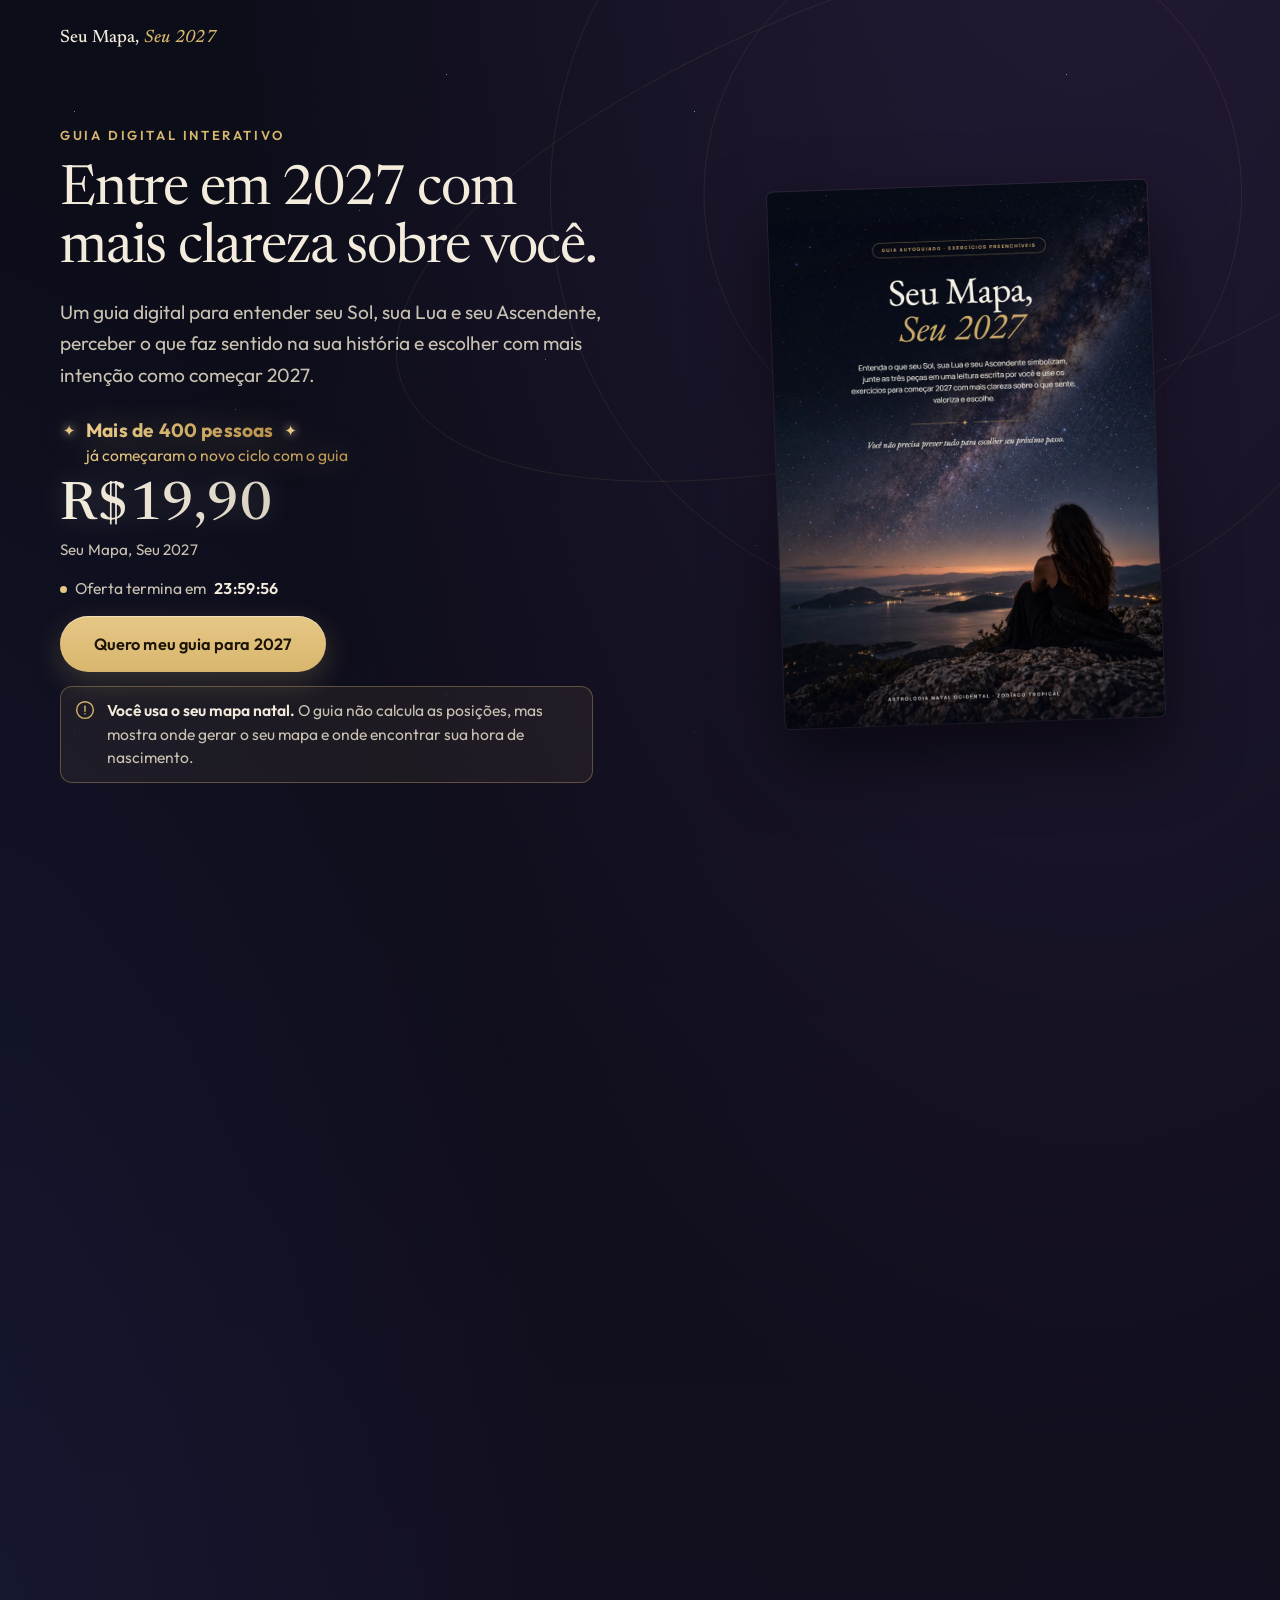
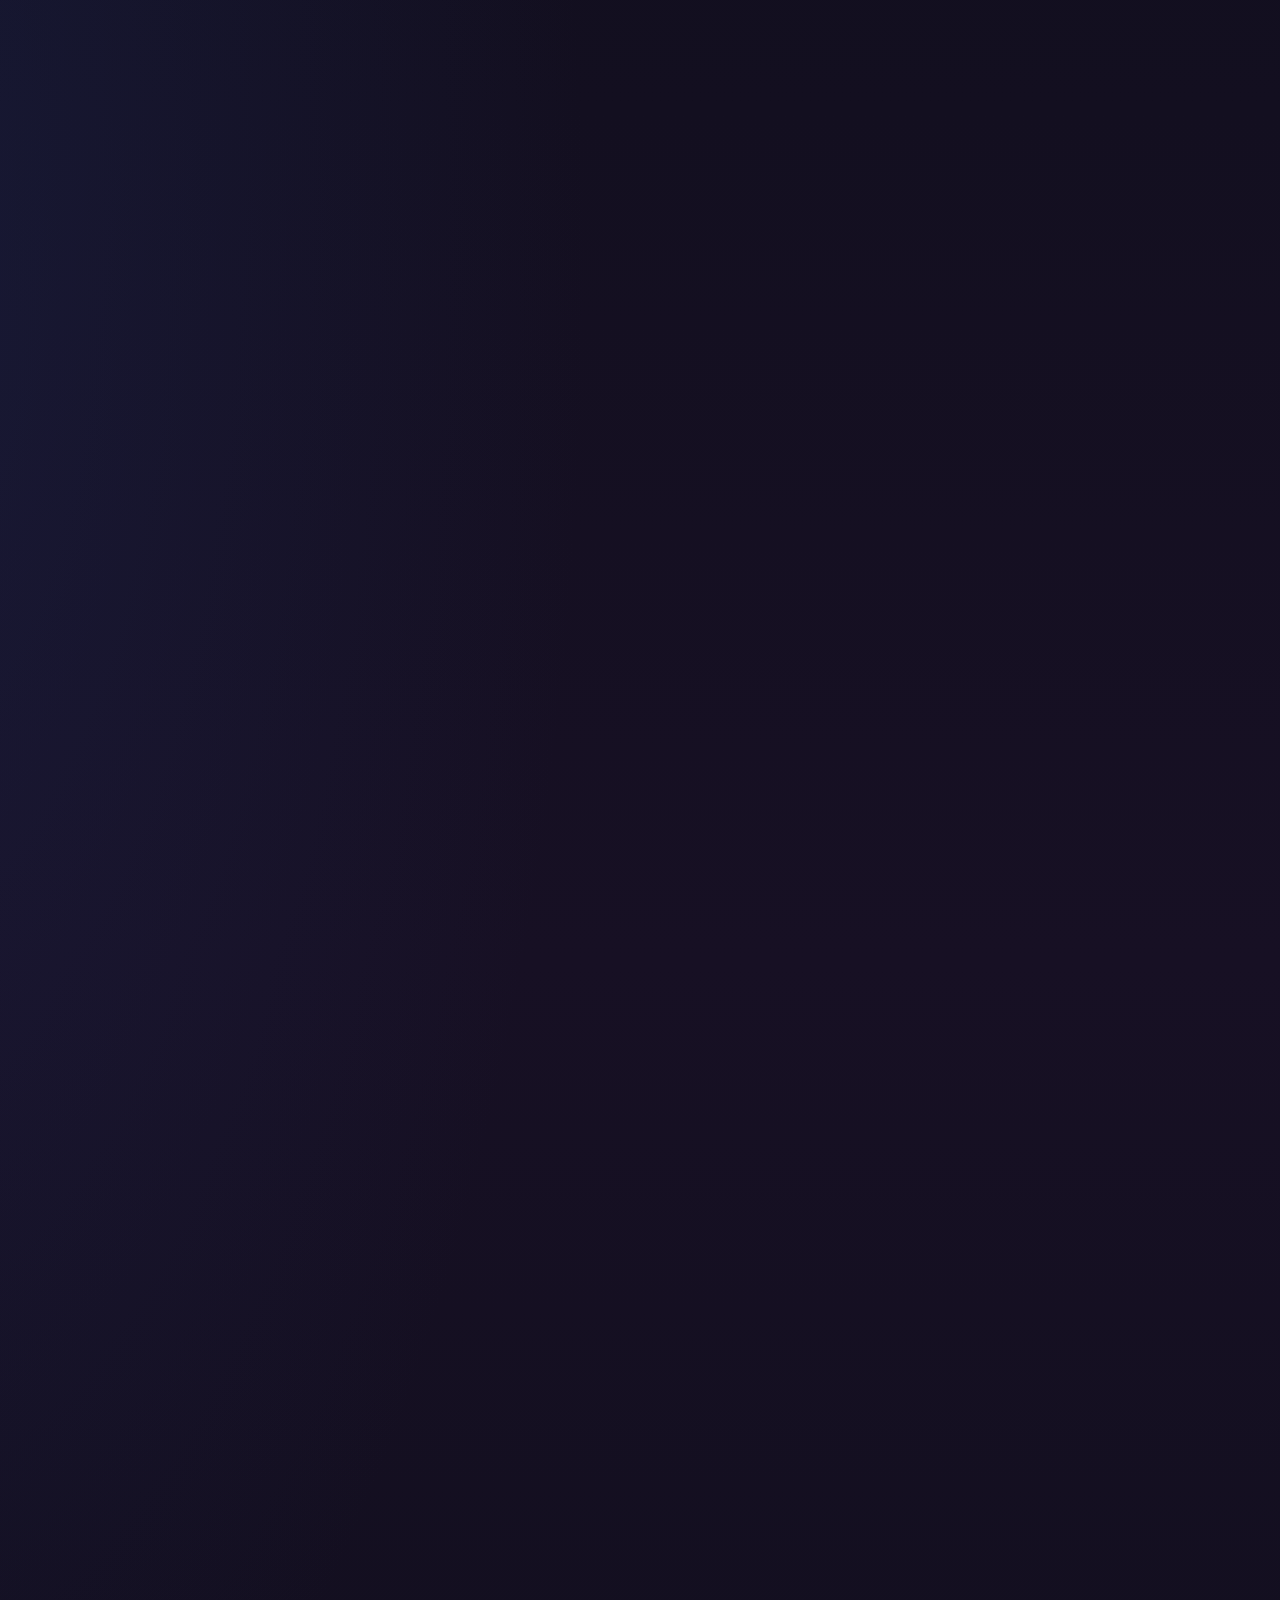
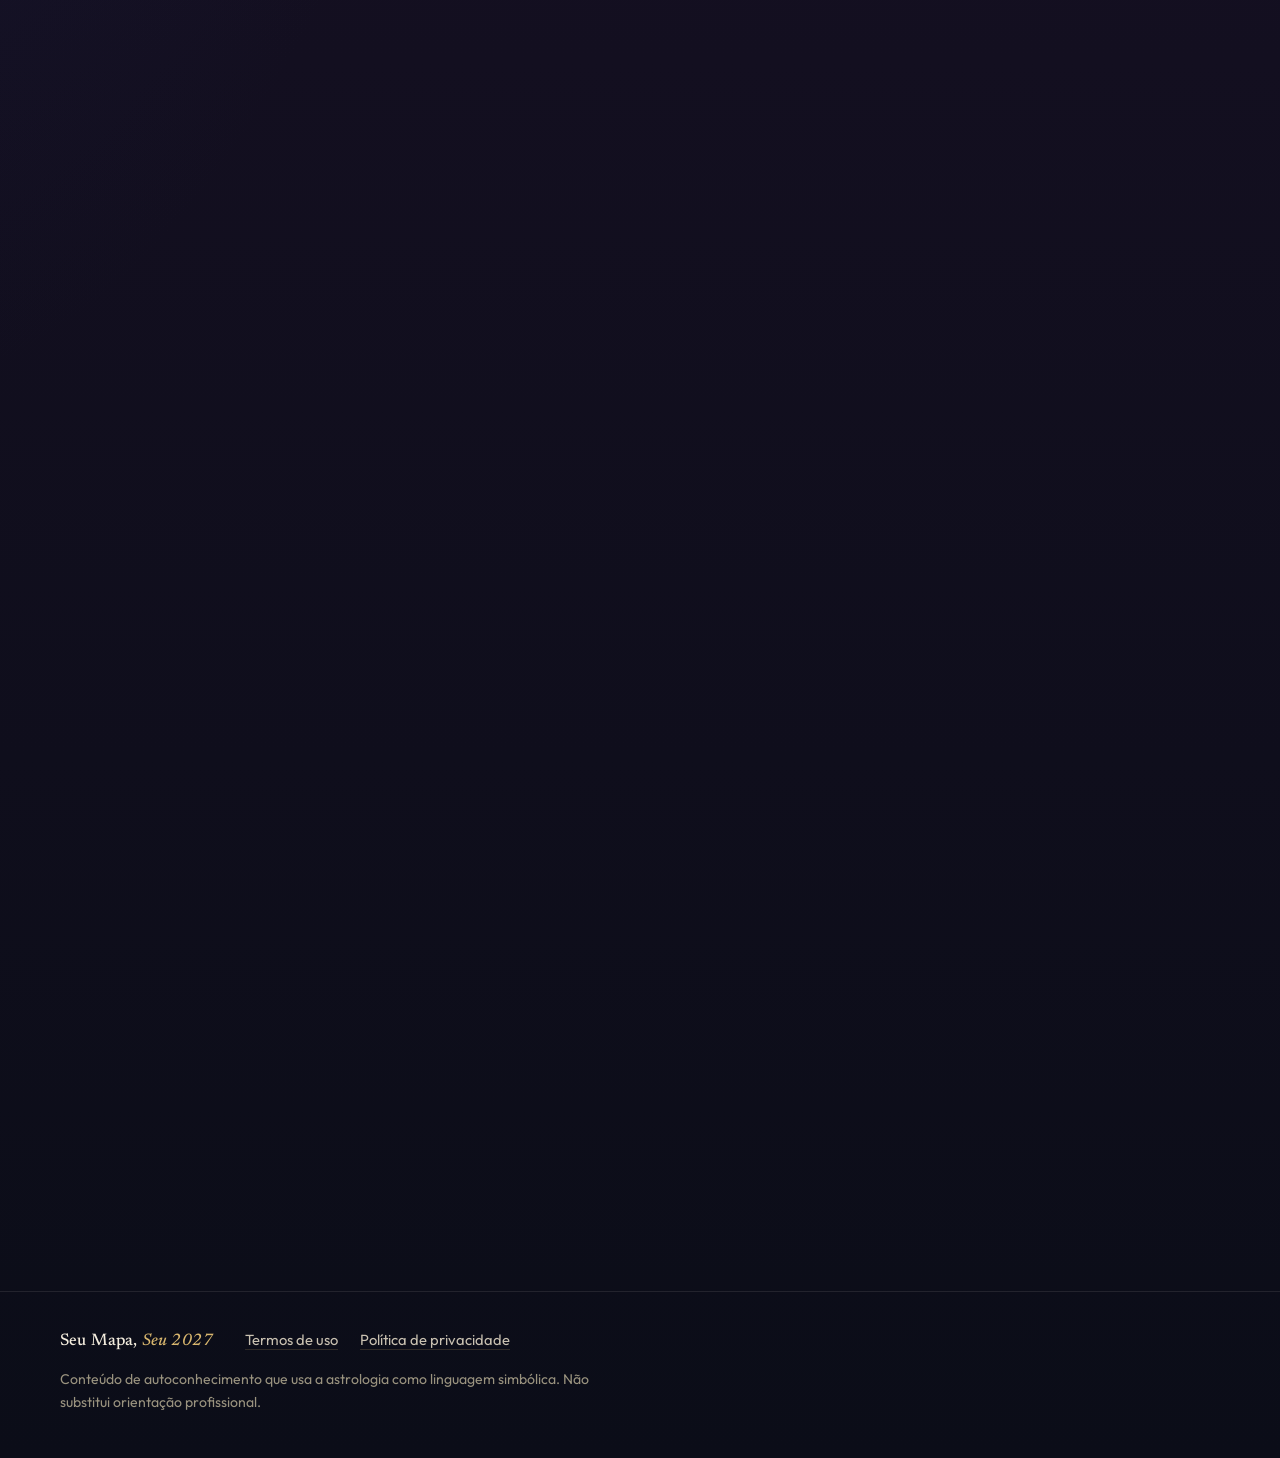
<file: index.html>
<!doctype html>
<html lang="pt-BR">
  <head>
    <meta charset="UTF-8" />
    <meta name="viewport" content="width=device-width, initial-scale=1, viewport-fit=cover" />
    <title>Seu Mapa, Seu 2027 — Guia digital interativo</title>
    <meta name="description" content="Entre em 2027 com mais clareza sobre você. Guia digital interativo em PDF para refletir sobre Sol, Lua e Ascendente e escolher uma intenção para 2027. R$19,90." />
    <meta name="theme-color" content="#0b0d18" />
    <meta property="og:title" content="Seu Mapa, Seu 2027" />
    <meta property="og:description" content="Entre em 2027 com mais clareza sobre você. Guia digital interativo em PDF por R$19,90." />
    <meta property="og:type" content="product" />
    <meta property="og:locale" content="pt_BR" />
    <link rel="icon" href="favicon.svg" type="image/svg+xml" />
    <link rel="preload" href="assets/previas/capa.webp" as="image" type="image/webp" />
    <link rel="preconnect" href="https://fonts.googleapis.com" />
    <link rel="preconnect" href="https://fonts.gstatic.com" crossorigin />
    <link href="https://fonts.googleapis.com/css2?family=Newsreader:ital,opsz,wght@0,6..72,400;0,6..72,500;1,6..72,400;1,6..72,500&family=Outfit:wght@400;500;600&display=swap" rel="stylesheet" />
    <link rel="stylesheet" href="styles.css" />
    <script src="config.js"></script>
    <script>document.documentElement.classList.add("js"); if (new URLSearchParams(location.search).has("movimento")) document.documentElement.classList.add("force-motion");</script>
  </head>
  <body>
    <a class="skip" href="#conteudo">Pular para o conteúdo</a>

    <!-- Céu de fundo: SVG leve e decorativo. -->
    <div class="sky" aria-hidden="true">
      <svg class="orbits" viewBox="0 0 1000 1000" preserveAspectRatio="xMidYMid slice">
        <g class="orbit-spin">
          <circle cx="760" cy="300" r="210" />
          <circle cx="760" cy="300" r="330" />
          <circle class="orbit-dot" cx="1090" cy="300" r="2.6" />
        </g>
        <ellipse cx="760" cy="300" rx="470" ry="180" transform="rotate(-18 760 300)" />
      </svg>
      <div class="stars"></div>
      <!-- Estrelas cadentes: rastros finos, raros, atrás de tudo. -->
      <i class="meteor m1"></i><i class="meteor m2"></i><i class="meteor m3"></i><i class="meteor m4"></i>
    </div>

    <header class="topbar">
      <div class="wrap">
        <span class="wordmark">Seu Mapa, <em>Seu 2027</em></span>
      </div>
    </header>

    <main id="conteudo">
      <!-- 1. HERO -->
      <section class="hero wrap" aria-labelledby="titulo">
        <div class="hero-copy">
          <p class="eyebrow enter" style="--d: 0">Guia digital interativo</p>
          <h1 id="titulo" class="enter" style="--d: 1">Entre em 2027 com mais clareza sobre você.</h1>
          <p class="lede enter" style="--d: 2">
            Um guia digital para entender seu Sol, sua Lua e seu Ascendente,
            perceber o que faz sentido na sua história e escolher com mais
            intenção como começar 2027.
          </p>
          <div class="buy enter" style="--d: 3">
            <p class="social-proof" data-social-proof hidden></p>
            <p class="price">
              <strong class="price-value">R$19,90</strong>
              <span class="price-name">Seu Mapa, Seu 2027</span>
            </p>
            <p class="timer-inline" data-offer-timer hidden></p>
            <a class="cta" href="#comprar" data-checkout>Quero meu guia para 2027</a>
            <p class="requirement">
              <svg viewBox="0 0 24 24" aria-hidden="true"><circle cx="12" cy="12" r="10" /><path d="M12 7.5v6" /><circle class="fill" cx="12" cy="16.6" r=".9" /></svg>
              <span><strong>Você usa o seu mapa natal.</strong> O guia não calcula as posições, mas mostra onde gerar o seu mapa e onde encontrar sua hora de nascimento.</span>
            </p>
          </div>
        </div>

        <figure class="hero-cover enter" style="--d: 2">
          <div class="cover-glow" aria-hidden="true"></div>
          <img class="cover-img" alt="Capa do guia Seu Mapa, Seu 2027" width="900" height="1274" fetchpriority="high" hidden />
          <!-- Capa provisória: só o título, sem conteúdo fictício.
               Some quando config.coverImage for preenchido. -->
          <div class="cover-placeholder" role="img" aria-label="Seu Mapa, Seu 2027, guia digital interativo">
            <span class="cp-top">Guia digital interativo</span>
            <svg class="cp-orbit" viewBox="0 0 200 200" aria-hidden="true">
              <circle cx="100" cy="100" r="58" />
              <circle cx="100" cy="100" r="86" />
              <circle class="cp-sun" cx="100" cy="100" r="8" />
              <circle class="cp-dot" cx="186" cy="100" r="3.2" />
            </svg>
            <span class="cp-title">Seu Mapa,<em>Seu 2027</em></span>
            <span class="cp-sub">Sol · Lua · Ascendente</span>
          </div>
          <span class="pending" data-pending-badge>Capa provisória: trocar pela capa final</span>
        </figure>
      </section>

      <!-- 2. OBJEÇÃO -->
      <section class="shift wrap reveal" aria-labelledby="t-shift">
        <h2 id="t-shift">Nem toda pergunta sobre 2027 precisa de uma previsão.</h2>
        <p>
          Em vez de outra lista dizendo o que vai acontecer, você usa as
          posições do seu mapa como ponto de partida para
          <strong>refletir sobre a sua experiência e escolher uma intenção para 2027.</strong>
        </p>
      </section>

      <!-- 3. COMO FUNCIONA -->
      <section class="how wrap" aria-labelledby="t-how">
        <div class="section-head reveal">
          <p class="eyebrow">Como funciona</p>
          <h2 id="t-how">Três passos, no seu ritmo.</h2>
        </div>

        <ol class="steps">
          <li class="step step-main reveal">
            <span class="step-n" aria-hidden="true">1</span>
            <h3>Tenha seu Sol, sua Lua e seu Ascendente em mãos</h3>
            <p>Use o mapa natal que você já tem ou gere o seu em um site de cálculo astrológico. O guia indica onde.</p>
            <ul class="positions">
              <li>
                <svg viewBox="0 0 40 40" aria-hidden="true"><circle cx="20" cy="20" r="12" /><circle class="fill" cx="20" cy="20" r="2.6" /></svg>
                <span><strong>Sol</strong> o que move você e como você se expressa.</span>
              </li>
              <li>
                <svg viewBox="0 0 40 40" aria-hidden="true"><path d="M25 7.5a13 13 0 1 0 0 25a10.5 10.5 0 0 1 0-25z" /></svg>
                <span><strong>Lua</strong> suas emoções e do que você precisa para se sentir bem.</span>
              </li>
              <li>
                <svg viewBox="0 0 40 40" aria-hidden="true"><path d="M6 28h28" /><path d="M20 28V12m-6 6 6-6 6 6" /></svg>
                <span><strong>Ascendente</strong> como você se apresenta e começa as coisas.</span>
              </li>
            </ul>
          </li>
          <li class="step reveal">
            <span class="step-n" aria-hidden="true">2</span>
            <h3>Leia e relacione</h3>
            <p>Consulte as explicações de cada posição e compare com a sua própria experiência.</p>
          </li>
          <li class="step reveal">
            <span class="step-n" aria-hidden="true">3</span>
            <h3>Registre seu próximo passo</h3>
            <p>Escreva sua síntese e uma intenção prática para começar 2027.</p>
          </li>
        </ol>

        <aside class="notice reveal" aria-label="Antes de comprar">
          <svg viewBox="0 0 24 24" aria-hidden="true"><circle cx="12" cy="12" r="10" /><path d="M12 7.5v6" /><circle class="fill" cx="12" cy="16.6" r=".9" /></svg>
          <p>
            <strong>O guia não calcula o mapa natal.</strong> Ele indica onde
            gerar o seu (como Astro.com ou Personare) e onde procurar sua hora
            de nascimento. Sem a hora exata, o Ascendente pode ficar incerto, e
            o guia explica como trabalhar com as posições que você conhece.
          </p>
        </aside>
      </section>

      <!-- 4. O QUE VOCÊ RECEBE -->
      <section class="get wrap" aria-labelledby="t-get">
        <div class="section-head reveal">
          <p class="eyebrow">O que você recebe</p>
          <h2 id="t-get">Um guia para ler, refletir e preencher no seu ritmo.</h2>
        </div>

        <div class="get-grid">
          <!-- Conferido com o PDF final (37 páginas, 26 campos preenchíveis). -->
          <ul class="features reveal">
            <li><strong>36 fichas originais:</strong> os 12 signos em cada lente (Sol, Lua e Ascendente), em linguagem simples, com palavras-chave e perguntas para observar e refletir.</li>
            <li><strong>Tabela de consulta clicável</strong> que leva direto às suas três fichas.</li>
            <li><strong>Antes de começar:</strong> onde gerar seu mapa natal, onde achar sua hora de nascimento e o que fazer se ela for incerta.</li>
            <li><strong>Exercícios preenchíveis</strong> para escrever sua síntese, escolher um próximo passo para 2027 e revisar ao longo do ano.</li>
            <li><strong>Glossário</strong> com os termos usados, explicados sem complicação.</li>
            <li><strong>PDF de 37 páginas</strong> para ler no celular ou no computador, ou imprimir.</li>
          </ul>

          <div class="gallery-wrap reveal">
            <div class="gallery" data-gallery>
              <!-- Preenchida por app.js a partir de config.previews. -->
              <div class="gallery-empty">
                <svg viewBox="0 0 48 48" aria-hidden="true"><rect x="10" y="6" width="28" height="36" rx="3" /><path d="M16 16h16M16 22h16M16 28h10" /></svg>
                <p>As prévias das páginas do guia aparecem aqui.</p>
                <span class="pending" data-pending-badge>Inserir 2 ou 3 páginas reais do PDF final</span>
              </div>
            </div>
            <p class="gallery-note" data-gallery-note hidden>Páginas reais do guia. Toque para ampliar.</p>
          </div>
        </div>
      </section>

      <!-- 5. FECHAMENTO -->
      <section class="close wrap reveal" id="comprar" aria-labelledby="t-close">
        <div class="offer">
          <div class="offer-orbit" aria-hidden="true"></div>
          <p class="eyebrow">Seu Mapa, Seu 2027</p>
          <h2 id="t-close">Comece 2027 com uma conversa mais clara com você.</h2>
          <p class="offer-text">
            Um guia digital para ler suas posições, relacioná-las com a sua
            história e escrever a intenção que vai guiar seus primeiros passos
            em 2027.
          </p>
          <!-- Timer da oferta: conta até config.offerEndsAt, igual para todos.
               Não reinicia; ao terminar, some. -->
          <div class="timer" data-offer-timer-box hidden>
            <p class="timer-label" data-offer-label></p>
            <div class="timer-digits" role="timer" aria-live="off">
              <span data-days-cell hidden><b data-t="d">0</b><small>dias</small></span>
              <span><b data-t="h">00</b><small>horas</small></span>
              <span><b data-t="m">00</b><small>min</small></span>
              <span><b data-t="s">00</b><small>seg</small></span>
            </div>
            <span class="pending" data-pending-badge data-timer-demo-badge hidden>Timer de demonstração: definir data fim antes de publicar</span>
          </div>
          <p class="days-left" data-days-left hidden></p>
          <p class="offer-price">R$19,90</p>
          <p class="social-proof" data-social-proof hidden></p>
          <p class="requirement requirement-center">
            <svg viewBox="0 0 24 24" aria-hidden="true"><circle cx="12" cy="12" r="10" /><path d="M12 7.5v6" /><circle class="fill" cx="12" cy="16.6" r=".9" /></svg>
            <span>Você usa o seu mapa natal. Ainda não tem? O guia mostra onde gerar o seu.</span>
          </p>
          <a class="cta cta-wide" href="#comprar" data-checkout>Quero meu guia para 2027</a>
          <ul class="assurances">
            <li>
              <svg viewBox="0 0 24 24" aria-hidden="true"><rect x="3" y="5.5" width="18" height="13" rx="2" /><path d="m3.5 7 8.5 6 8.5-6" /></svg>
              Acesso enviado por e-mail após a confirmação do pagamento
            </li>
            <li>
              <svg viewBox="0 0 24 24" aria-hidden="true"><path d="M12 3 4.5 6v5.5c0 4.6 3.2 8.3 7.5 9.5 4.3-1.2 7.5-4.9 7.5-9.5V6L12 3z" /><path d="m8.8 12 2.2 2.2 4.2-4.4" /></svg>
              7 dias para pedir reembolso, como garante o Código de Defesa do Consumidor
            </li>
          </ul>
          <p class="disclaimer">
            Guia digital de interpretação e reflexão. Não inclui cálculo do
            mapa natal, consulta individual ou previsão personalizada.
          </p>
        </div>
      </section>

      <!-- FAQ -->
      <section class="faq wrap" aria-labelledby="t-faq">
        <h2 id="t-faq" class="reveal">Perguntas frequentes</h2>
        <div class="faq-list reveal">
          <details>
            <summary>Preciso entender de astrologia?</summary>
            <div class="answer"><p>Não. Cada ficha explica a posição em linguagem simples e o glossário traz os termos usados no guia. Você só precisa do seu mapa natal.</p></div>
          </details>
          <details>
            <summary>Ainda não tenho meu mapa. Consigo usar?</summary>
            <div class="answer"><p>Sim. O guia não calcula o mapa, mas mostra onde gerar o seu em sites de cálculo astrológico, como Astro.com ou Personare, e quais opções escolher. Você só precisa anotar três signos: Sol, Lua e Ascendente.</p></div>
          </details>
          <details>
            <summary>E se eu não souber minha hora de nascimento?</summary>
            <div class="answer"><p>O Ascendente pode ficar incerto. O guia mostra onde procurar a hora (certidão, Declaração de Nascido Vivo, caderneta de saúde) e como seguir com as posições confirmadas, marcando o Ascendente como não confirmado.</p></div>
          </details>
          <details>
            <summary>O material prevê o que vai acontecer comigo em 2027?</summary>
            <div class="answer"><p>Não. 2027 é o contexto para exercícios de reflexão e para definir uma intenção.</p></div>
          </details>
          <details>
            <summary>É uma leitura personalizada feita para mim?</summary>
            <div class="answer"><p>Não. É um guia autoguiado: você lê, relaciona as informações com a sua experiência e escreve a sua própria síntese.</p></div>
          </details>
          <details>
            <summary>Como recebo o guia?</summary>
            <!-- Conferir com a entrega configurada na Cakto: se mudar, ajuste aqui e nos Termos. -->
            <div class="answer"><p>Depois que o pagamento é confirmado, você recebe no e-mail usado na compra o acesso para baixar o PDF. Se não encontrar, confira também a caixa de spam e as abas Promoções ou Atualizações.</p></div>
          </details>
          <details>
            <summary>Consigo preencher pelo celular?</summary>
            <div class="answer"><p>Sim. Para digitar nos campos, abra o PDF em um leitor compatível com formulários, como o Adobe Acrobat Reader, que é gratuito para celular e computador. Depois, salve uma cópia com as suas respostas. Se preferir, imprima e escreva à mão.</p></div>
          </details>
          <details>
            <summary>E se eu não gostar?</summary>
            <div class="answer"><p>Você tem 7 dias, contados da compra, para pedir o reembolso, como garante o Código de Defesa do Consumidor. É só pedir pelo canal de suporte que aparece no e-mail da compra.</p></div>
          </details>
        </div>
      </section>
    </main>

    <footer class="footer">
      <div class="wrap footer-inner">
        <span class="wordmark small">Seu Mapa, <em>Seu 2027</em></span>
        <!-- Nome, documento e e-mail de suporte vêm de config.js. -->
        <nav class="footer-links" aria-label="Informações legais">
          <a href="termos.html">Termos de uso</a>
          <a href="privacidade.html">Política de privacidade</a>
          <a data-support-link hidden>Suporte</a>
        </nav>
        <p class="footer-operator" data-operator hidden></p>
        <p class="footer-note">
          Conteúdo de autoconhecimento que usa a astrologia como linguagem
          simbólica. Não substitui orientação profissional.
        </p>
      </div>
    </footer>

    <dialog class="viewer" aria-label="Página do guia ampliada">
      <button class="viewer-close" type="button" aria-label="Fechar">×</button>
      <div class="viewer-stage"><img alt="" /></div>
      <div class="viewer-nav">
        <button type="button" data-step="-1" aria-label="Página anterior">←</button>
        <span class="viewer-count"></span>
        <button type="button" data-step="1" aria-label="Próxima página">→</button>
      </div>
    </dialog>

    <div class="toast" role="status" aria-live="polite"></div>
    <script src="app.js" defer></script>
  </body>
</html>
</file>
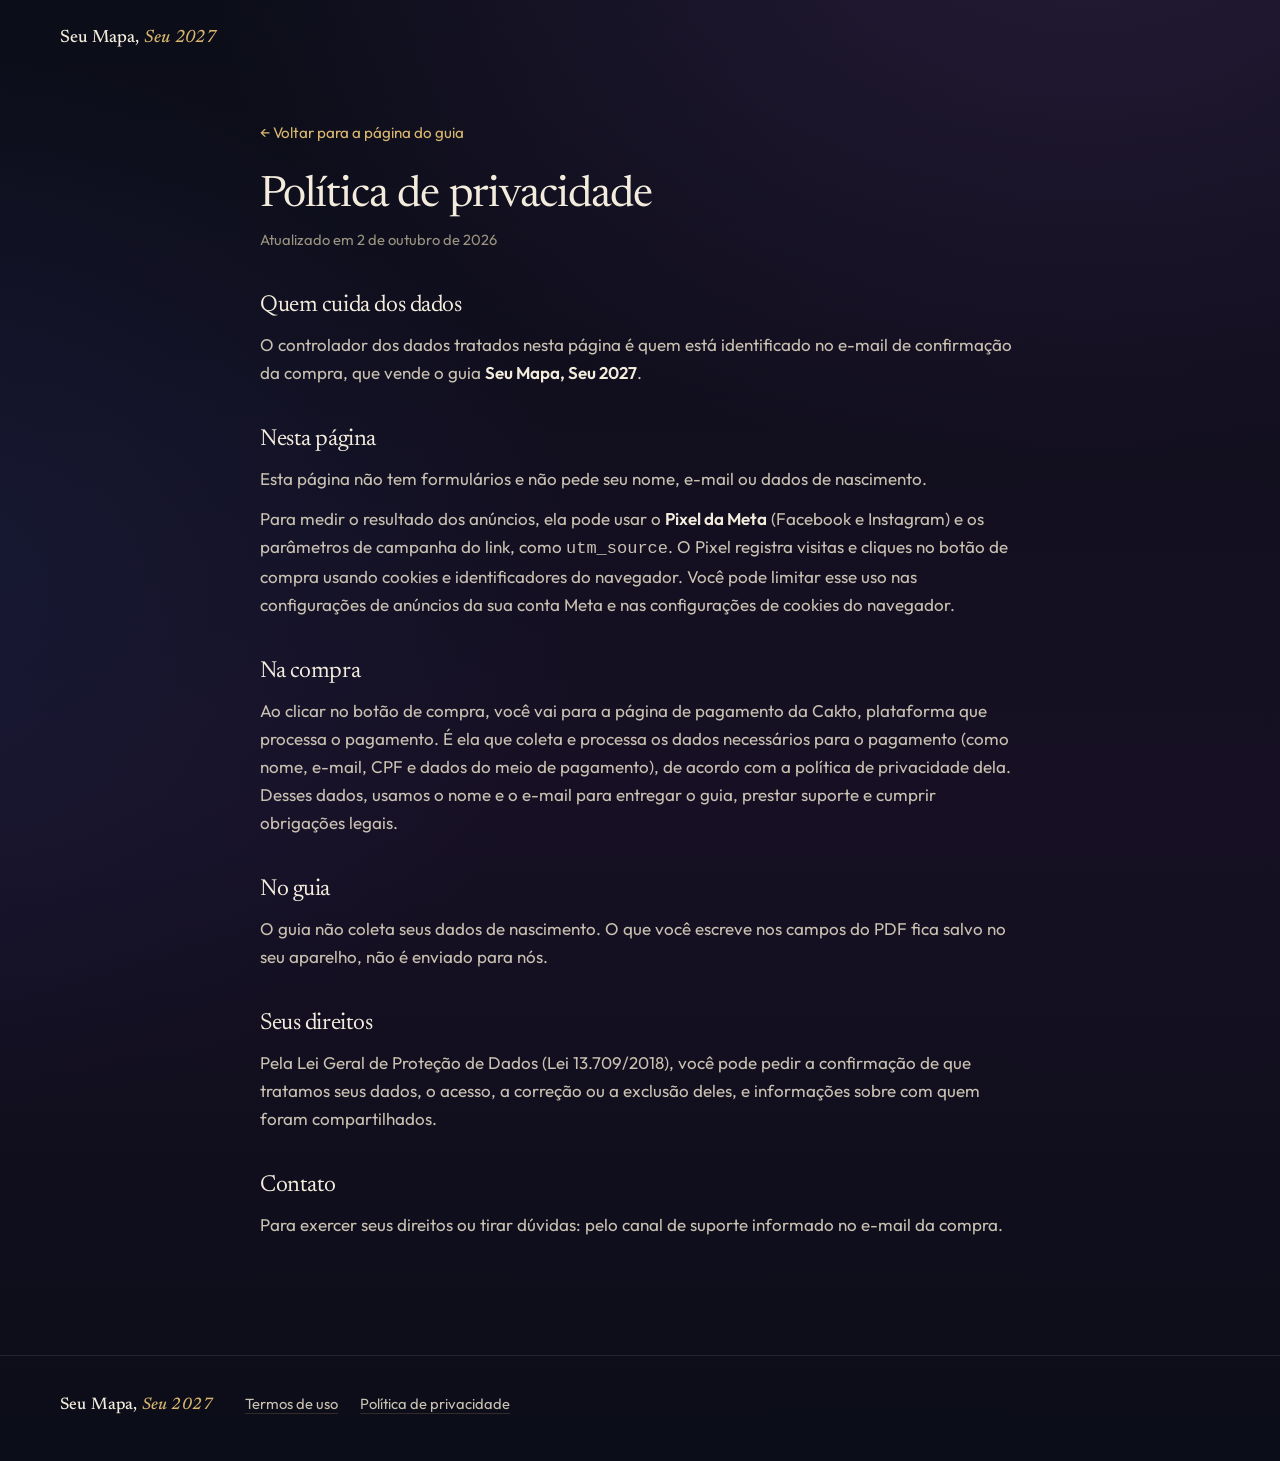
<file: privacidade.html>
<!doctype html>
<html lang="pt-BR">
  <head>
    <meta charset="UTF-8" />
    <meta name="viewport" content="width=device-width, initial-scale=1, viewport-fit=cover" />
    <title>Política de privacidade — Seu Mapa, Seu 2027</title>
    <meta name="robots" content="noindex" />
    <meta name="theme-color" content="#0b0d18" />
    <link rel="icon" href="favicon.svg" type="image/svg+xml" />
    <link rel="preconnect" href="https://fonts.googleapis.com" />
    <link rel="preconnect" href="https://fonts.gstatic.com" crossorigin />
    <link href="https://fonts.googleapis.com/css2?family=Newsreader:ital,opsz,wght@0,6..72,400;0,6..72,500;1,6..72,400;1,6..72,500&family=Outfit:wght@400;500;600&display=swap" rel="stylesheet" />
    <link rel="stylesheet" href="styles.css" />
    <script src="config.js"></script>
  </head>
  <body>
    <header class="topbar">
      <div class="wrap">
        <a class="wordmark" href="./" style="text-decoration: none">Seu Mapa, <em>Seu 2027</em></a>
      </div>
    </header>

    <main class="legal wrap">
      <a class="back" href="./">← Voltar para a página do guia</a>
      <h1>Política de privacidade</h1>
      <p class="updated">Atualizado em 2 de outubro de 2026</p>

      <h2>Quem cuida dos dados</h2>
      <p>O controlador dos dados tratados nesta página é <span data-operator>quem está identificado no e-mail de confirmação da compra</span>, que vende o guia <strong>Seu Mapa, Seu 2027</strong>.</p>

      <h2>Nesta página</h2>
      <p>Esta página não tem formulários e não pede seu nome, e-mail ou dados de nascimento.</p>
      <p>Para medir o resultado dos anúncios, ela pode usar o <strong>Pixel da Meta</strong> (Facebook e Instagram) e os parâmetros de campanha do link, como <code>utm_source</code>. O Pixel registra visitas e cliques no botão de compra usando cookies e identificadores do navegador. Você pode limitar esse uso nas configurações de anúncios da sua conta Meta e nas configurações de cookies do navegador.</p>

      <h2>Na compra</h2>
      <p>Ao clicar no botão de compra, você vai para a página de pagamento da Cakto, plataforma que processa o pagamento. É ela que coleta e processa os dados necessários para o pagamento (como nome, e-mail, CPF e dados do meio de pagamento), de acordo com a política de privacidade dela. Desses dados, usamos o nome e o e-mail para entregar o guia, prestar suporte e cumprir obrigações legais.</p>

      <h2>No guia</h2>
      <p>O guia não coleta seus dados de nascimento. O que você escreve nos campos do PDF fica salvo no seu aparelho, não é enviado para nós.</p>

      <h2>Seus direitos</h2>
      <p>Pela Lei Geral de Proteção de Dados (Lei 13.709/2018), você pode pedir a confirmação de que tratamos seus dados, o acesso, a correção ou a exclusão deles, e informações sobre com quem foram compartilhados.</p>

      <h2>Contato</h2>
      <p>Para exercer seus direitos ou tirar dúvidas: <span data-support>pelo canal de suporte informado no e-mail da compra</span>.</p>
    </main>

    <footer class="footer">
      <div class="wrap footer-inner">
        <span class="wordmark small">Seu Mapa, <em>Seu 2027</em></span>
        <nav class="footer-links" aria-label="Informações legais">
          <a href="termos.html">Termos de uso</a>
          <a href="privacidade.html" aria-current="page">Política de privacidade</a>
        </nav>
      </div>
    </footer>
    <script src="legal.js" defer></script>
  </body>
</html>
</file>
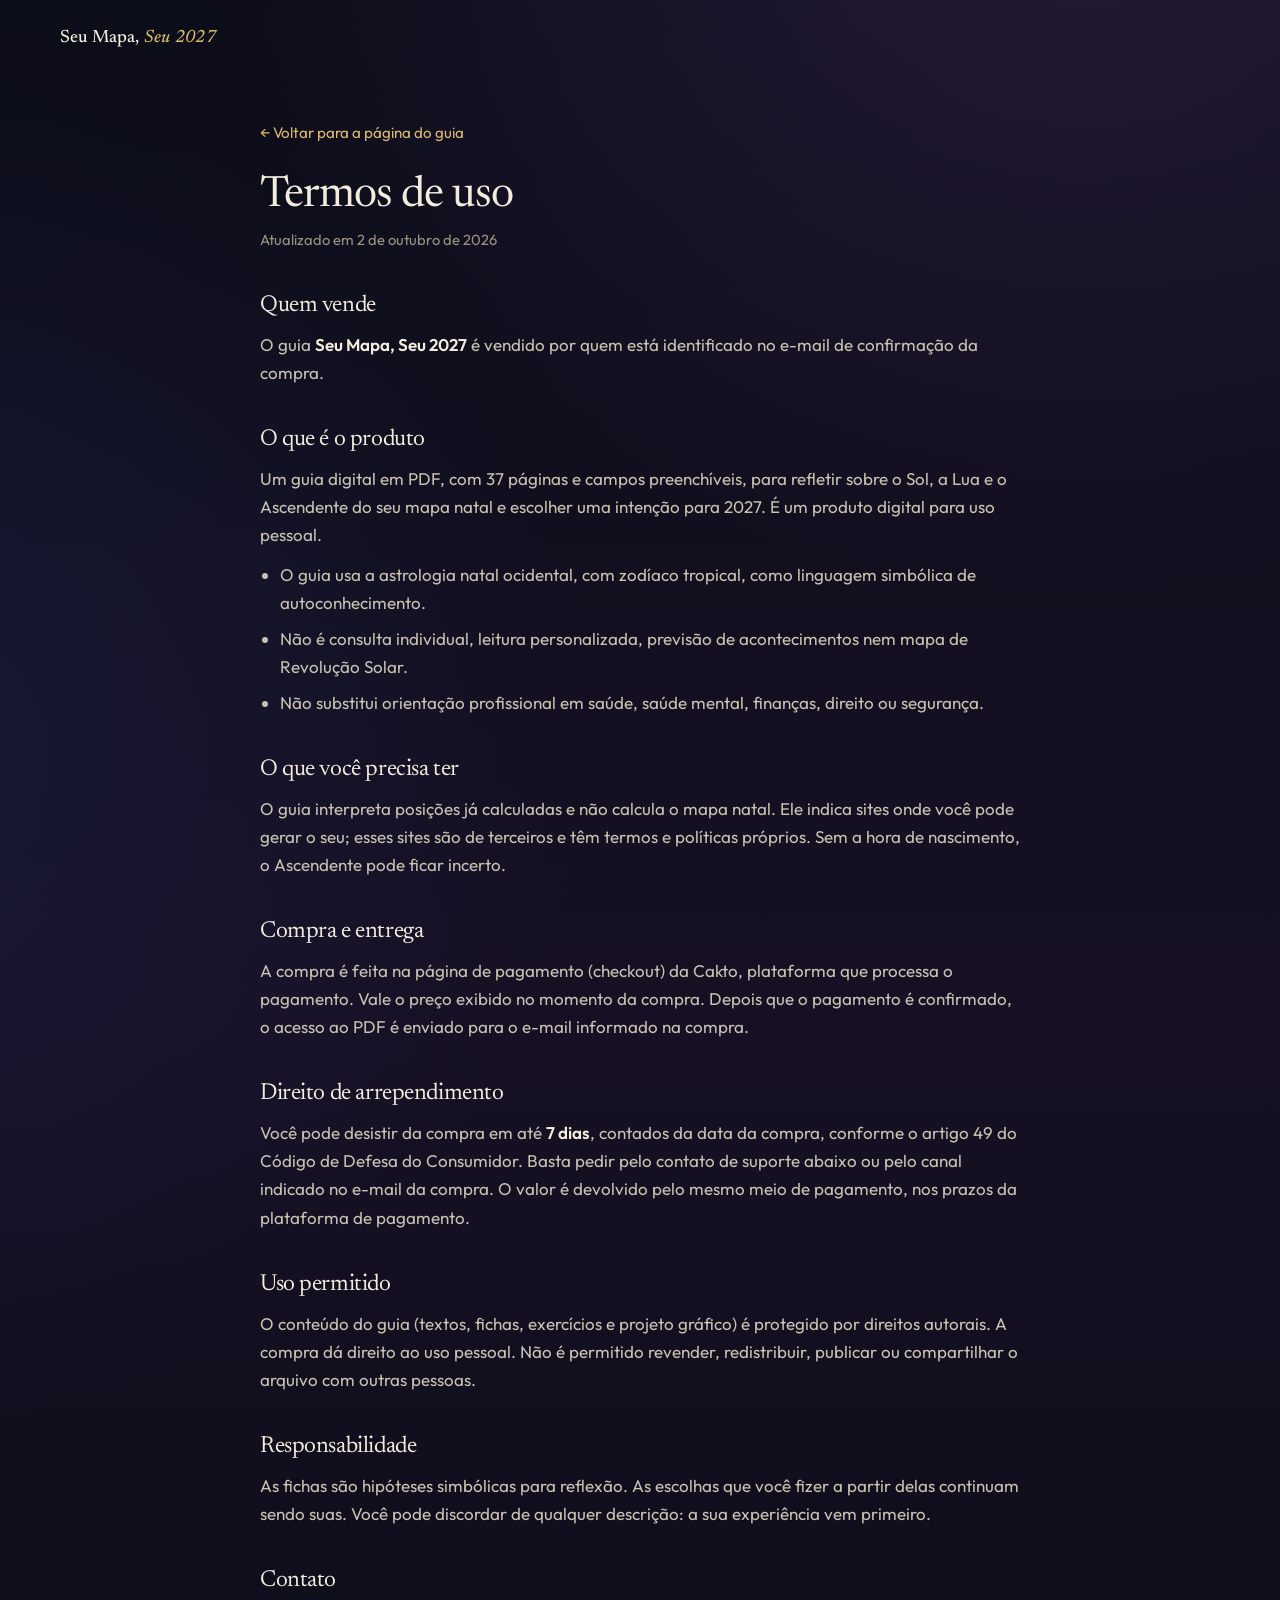
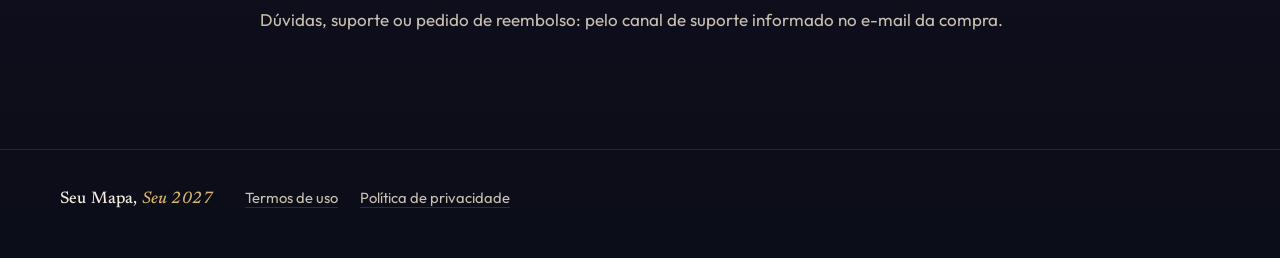
<file: termos.html>
<!doctype html>
<html lang="pt-BR">
  <head>
    <meta charset="UTF-8" />
    <meta name="viewport" content="width=device-width, initial-scale=1, viewport-fit=cover" />
    <title>Termos de uso — Seu Mapa, Seu 2027</title>
    <meta name="robots" content="noindex" />
    <meta name="theme-color" content="#0b0d18" />
    <link rel="icon" href="favicon.svg" type="image/svg+xml" />
    <link rel="preconnect" href="https://fonts.googleapis.com" />
    <link rel="preconnect" href="https://fonts.gstatic.com" crossorigin />
    <link href="https://fonts.googleapis.com/css2?family=Newsreader:ital,opsz,wght@0,6..72,400;0,6..72,500;1,6..72,400;1,6..72,500&family=Outfit:wght@400;500;600&display=swap" rel="stylesheet" />
    <link rel="stylesheet" href="styles.css" />
    <script src="config.js"></script>
  </head>
  <body>
    <header class="topbar">
      <div class="wrap">
        <a class="wordmark" href="./" style="text-decoration: none">Seu Mapa, <em>Seu 2027</em></a>
      </div>
    </header>

    <main class="legal wrap">
      <a class="back" href="./">← Voltar para a página do guia</a>
      <h1>Termos de uso</h1>
      <p class="updated">Atualizado em 2 de outubro de 2026</p>

      <h2>Quem vende</h2>
      <p>O guia <strong>Seu Mapa, Seu 2027</strong> é vendido por <span data-operator>quem está identificado no e-mail de confirmação da compra</span>.</p>

      <h2>O que é o produto</h2>
      <p>Um guia digital em PDF, com 37 páginas e campos preenchíveis, para refletir sobre o Sol, a Lua e o Ascendente do seu mapa natal e escolher uma intenção para 2027. É um produto digital para uso pessoal.</p>
      <ul>
        <li>O guia usa a astrologia natal ocidental, com zodíaco tropical, como linguagem simbólica de autoconhecimento.</li>
        <li>Não é consulta individual, leitura personalizada, previsão de acontecimentos nem mapa de Revolução Solar.</li>
        <li>Não substitui orientação profissional em saúde, saúde mental, finanças, direito ou segurança.</li>
      </ul>

      <h2>O que você precisa ter</h2>
      <p>O guia interpreta posições já calculadas e não calcula o mapa natal. Ele indica sites onde você pode gerar o seu; esses sites são de terceiros e têm termos e políticas próprios. Sem a hora de nascimento, o Ascendente pode ficar incerto.</p>

      <h2>Compra e entrega</h2>
      <p>A compra é feita na página de pagamento (checkout) da Cakto, plataforma que processa o pagamento. Vale o preço exibido no momento da compra. Depois que o pagamento é confirmado, o acesso ao PDF é enviado para o e-mail informado na compra.</p>

      <h2>Direito de arrependimento</h2>
      <p>Você pode desistir da compra em até <strong>7 dias</strong>, contados da data da compra, conforme o artigo 49 do Código de Defesa do Consumidor. Basta pedir pelo contato de suporte abaixo ou pelo canal indicado no e-mail da compra. O valor é devolvido pelo mesmo meio de pagamento, nos prazos da plataforma de pagamento.</p>

      <h2>Uso permitido</h2>
      <p>O conteúdo do guia (textos, fichas, exercícios e projeto gráfico) é protegido por direitos autorais. A compra dá direito ao uso pessoal. Não é permitido revender, redistribuir, publicar ou compartilhar o arquivo com outras pessoas.</p>

      <h2>Responsabilidade</h2>
      <p>As fichas são hipóteses simbólicas para reflexão. As escolhas que você fizer a partir delas continuam sendo suas. Você pode discordar de qualquer descrição: a sua experiência vem primeiro.</p>

      <h2>Contato</h2>
      <p>Dúvidas, suporte ou pedido de reembolso: <span data-support>pelo canal de suporte informado no e-mail da compra</span>.</p>
    </main>

    <footer class="footer">
      <div class="wrap footer-inner">
        <span class="wordmark small">Seu Mapa, <em>Seu 2027</em></span>
        <nav class="footer-links" aria-label="Informações legais">
          <a href="termos.html" aria-current="page">Termos de uso</a>
          <a href="privacidade.html">Política de privacidade</a>
        </nav>
      </div>
    </footer>
    <script src="legal.js" defer></script>
  </body>
</html>
</file>
<file: styles.css>
/* =====================================================================
   Seu Mapa, Seu 2027 — landing de vendas
   Noite azul com toque de ameixa, marfim para leitura, dourado contido.
   ===================================================================== */

:root {
  --bg: #0b0d18;
  --bg-plum: #171024;
  --surface: #121527;
  --surface-2: #181b30;
  --ivory: #f3ecdd;
  --ivory-soft: #c9c1b1;
  --ivory-faint: #9a937f;
  --gold: #d8b66e;
  --gold-hot: #e6c785;
  --gold-ink: #1b1407;
  --line: rgba(216, 182, 110, 0.18);
  --line-soft: rgba(243, 236, 221, 0.1);

  --serif: "Newsreader", "Iowan Old Style", Georgia, serif;
  --sans: "Outfit", system-ui, -apple-system, "Segoe UI", sans-serif;
  --ease: cubic-bezier(0.16, 1, 0.3, 1);
  --pad: clamp(20px, 5vw, 40px);
  --section: clamp(68px, 9vw, 116px);

  color-scheme: dark;
}

* { box-sizing: border-box; }
[hidden] { display: none !important; }
html { -webkit-text-size-adjust: 100%; scroll-behavior: smooth; }
body {
  margin: 0;
  min-height: 100vh;
  background:
    radial-gradient(120% 70% at 85% -10%, rgba(74, 46, 98, 0.45), transparent 60%),
    radial-gradient(90% 60% at -10% 40%, rgba(30, 40, 84, 0.4), transparent 62%),
    linear-gradient(180deg, var(--bg) 0%, var(--bg-plum) 55%, var(--bg) 100%);
  color: var(--ivory);
  font: 400 1.0625rem/1.65 var(--sans);
  -webkit-font-smoothing: antialiased;
  overflow-x: hidden;
}
img { display: block; max-width: 100%; height: auto; }
a { color: inherit; }
button { font: inherit; color: inherit; }
::selection { background: var(--gold); color: var(--gold-ink); }
:focus-visible { outline: 2px solid var(--gold-hot); outline-offset: 4px; border-radius: 4px; }

.wrap { width: min(1160px, 100% - var(--pad) * 2); margin-inline: auto; }

.skip {
  position: absolute; left: 12px; top: -60px; z-index: 50;
  padding: 10px 16px; background: var(--ivory); color: var(--bg);
  border-radius: 8px; text-decoration: none; font-weight: 600;
}
.skip:focus { top: 12px; }

/* ---------------------------------------------------------------- Céu */
.sky { position: fixed; inset: 0; z-index: -1; pointer-events: none; overflow: hidden; }
.orbits { position: absolute; inset: 0; width: 100%; height: 100%; }
.orbits circle, .orbits ellipse { fill: none; stroke: var(--gold); stroke-opacity: 0.1; stroke-width: 1; vector-effect: non-scaling-stroke; }
.orbits .orbit-dot { fill: var(--gold); fill-opacity: 0.7; stroke: none; }
.orbit-spin { transform-origin: 760px 300px; transform-box: view-box; animation: spin 180s linear infinite; }
.stars {
  position: absolute; inset: 0; opacity: 0.55;
  background-image:
    radial-gradient(1px 1px at 12% 18%, #fff 50%, transparent 51%),
    radial-gradient(1px 1px at 72% 12%, #fff 50%, transparent 51%),
    radial-gradient(1.2px 1.2px at 38% 66%, #f3e2bd 50%, transparent 51%),
    radial-gradient(1px 1px at 88% 58%, #fff 50%, transparent 51%),
    radial-gradient(1px 1px at 22% 88%, #fff 50%, transparent 51%),
    radial-gradient(1.2px 1.2px at 58% 34%, #f3e2bd 50%, transparent 51%);
  background-size: 620px 620px;
  -webkit-mask-image: linear-gradient(180deg, #000 0%, rgba(0, 0, 0, 0.35) 70%, transparent);
  mask-image: linear-gradient(180deg, #000 0%, rgba(0, 0, 0, 0.35) 70%, transparent);
  animation: twinkle 9s ease-in-out infinite alternate;
}

/* ------------------------------------------------------------ Tipografia */
h1, h2, h3 { margin: 0; font-family: var(--serif); font-weight: 500; color: var(--ivory); text-wrap: balance; }
h1 { font-size: clamp(2.3rem, 1.5rem + 3.1vw, 3.45rem); line-height: 1.06; letter-spacing: -0.022em; font-weight: 400; }
h2 { font-size: clamp(1.8rem, 1.35rem + 1.8vw, 2.65rem); line-height: 1.12; letter-spacing: -0.018em; font-weight: 400; }
h3 { font-size: 1.32rem; line-height: 1.25; font-weight: 500; }
p { margin: 0; }
em { font-style: italic; }

.eyebrow {
  font: 600 0.8125rem/1.4 var(--sans);
  letter-spacing: 0.2em; text-transform: uppercase; color: var(--gold);
}

.wordmark { font-family: var(--serif); font-size: 1.12rem; font-weight: 500; letter-spacing: 0.01em; color: var(--ivory); }
.wordmark em { color: var(--gold); }
.wordmark.small { font-size: 1.05rem; }

/* ---------------------------------------------------------------- Topo */
.topbar { padding-block: 22px 0; }

/* ---------------------------------------------------------------- CTA */
.cta {
  position: relative; display: inline-flex; align-items: center; justify-content: center;
  min-height: 56px; padding: 16px 28px; border-radius: 999px;
  background: linear-gradient(180deg, var(--gold-hot), var(--gold));
  color: var(--gold-ink); text-decoration: none; text-align: center;
  font: 600 1.02rem/1.25 var(--sans); letter-spacing: 0.005em;
  box-shadow: 0 10px 30px rgba(216, 182, 110, 0.22), inset 0 1px 0 rgba(255, 255, 255, 0.45);
  overflow: hidden; cursor: pointer;
  transition: transform 0.35s var(--ease), box-shadow 0.35s var(--ease);
}
.cta::after {
  content: ""; position: absolute; inset: 0;
  background: linear-gradient(110deg, transparent 35%, rgba(255, 255, 255, 0.5) 50%, transparent 65%);
  transform: translateX(-120%); transition: transform 0.9s var(--ease);
}
.cta:hover { transform: translateY(-2px); box-shadow: 0 16px 40px rgba(216, 182, 110, 0.32), inset 0 1px 0 rgba(255, 255, 255, 0.5); }
.cta:hover::after { transform: translateX(120%); }
.cta:active { transform: translateY(0) scale(0.985); }
.cta-wide { width: 100%; max-width: 440px; }

/* ---------------------------------------------------------------- Hero */
.hero {
  display: grid; gap: 36px;
  padding-block: clamp(28px, 6vw, 72px) var(--section);
}
.hero-copy { display: grid; gap: 18px; max-width: 600px; }
.lede { font-size: clamp(1.06rem, 1rem + 0.3vw, 1.2rem); color: var(--ivory-soft); max-width: 34em; }
.buy { display: grid; gap: 14px; margin-top: 8px; justify-items: start; }
/* Preço em destaque com o nome do produto embaixo. O brilho é o mesmo do
   selo de prova social, só que em branco. */
.price { display: grid; justify-items: start; gap: 4px; }
.price-value {
  font: 500 clamp(2.7rem, 2.2rem + 1.6vw, 3.3rem)/1 var(--serif);
  color: var(--ivory); letter-spacing: 0.005em;
  filter: drop-shadow(0 0 14px rgba(255, 250, 240, 0.18));
}
.price-name { font-size: 0.95rem; color: var(--ivory-soft); letter-spacing: 0.01em; }
@supports (background-clip: text) or (-webkit-background-clip: text) {
  .price-value {
    background: linear-gradient(100deg, #d9d1c1 0%, #f3ecdd 28%, #ffffff 44%, #fffdf6 50%, #f3ecdd 62%, #d9d1c1 100%);
    background-size: 250% 100%;
    background-position: 100% 0;
    -webkit-background-clip: text; background-clip: text;
    color: transparent;
    animation: shimmer 3.8s cubic-bezier(0.45, 0, 0.25, 1) infinite;
    animation-delay: 0.6s;
  }
}

.hero-cover { position: relative; margin: 0; display: grid; justify-items: center; gap: 12px; }
.cover-glow {
  position: absolute; inset: 8% 4%; z-index: -1; border-radius: 50%;
  background: radial-gradient(closest-side, rgba(216, 182, 110, 0.28), rgba(110, 70, 140, 0.18) 55%, transparent);
  filter: blur(30px);
  animation: breathe 8s ease-in-out infinite;
}
.cover-img, .cover-placeholder {
  width: min(300px, 74vw); aspect-ratio: 210 / 297; border-radius: 6px;
  box-shadow: 0 30px 70px rgba(0, 0, 0, 0.55), 0 0 0 1px rgba(243, 236, 221, 0.08);
  transform: rotate(-2deg);
  transition: transform 0.6s var(--ease);
}
.hero-cover:hover .cover-img, .hero-cover:hover .cover-placeholder { transform: rotate(0deg) translateY(-4px); }
.cover-img { object-fit: cover; }

.cover-placeholder {
  position: relative; display: grid; align-content: space-between; justify-items: center;
  padding: 11% 9%; text-align: center;
  background:
    radial-gradient(90% 60% at 50% 0%, rgba(103, 69, 135, 0.55), transparent 70%),
    linear-gradient(180deg, #1b1630, #0e1022);
}
.cover-placeholder::before {
  content: ""; position: absolute; inset: 5%; border: 1px solid rgba(216, 182, 110, 0.45); border-radius: 3px;
}
.cp-top { font: 600 0.62rem/1.3 var(--sans); letter-spacing: 0.24em; text-transform: uppercase; color: var(--gold); }
.cp-orbit { width: 62%; }
.cp-orbit circle { fill: none; stroke: var(--gold); stroke-opacity: 0.55; stroke-width: 1; }
.cp-orbit .cp-sun { fill: var(--gold); stroke: none; fill-opacity: 0.95; }
.cp-orbit .cp-dot { fill: var(--ivory); stroke: none; }
.cp-title { display: grid; font: 400 clamp(1.5rem, 1.1rem + 1.5vw, 2.05rem)/1.05 var(--serif); color: var(--ivory); }
.cp-title em { color: var(--gold); }
.cp-sub { font: 500 0.66rem/1.3 var(--sans); letter-spacing: 0.18em; text-transform: uppercase; color: var(--ivory-soft); }

/* -------------------------------------------------------------- Objeção */
.shift { padding-block: 0 var(--section); display: grid; gap: 18px; max-width: 780px; text-align: center; justify-items: center; }
.shift h2 { font-style: italic; }
.shift p { color: var(--ivory-soft); font-size: 1.1rem; max-width: 36em; }
.shift::before {
  content: ""; width: 64px; height: 1px; margin-bottom: 10px;
  background: linear-gradient(90deg, transparent, var(--gold), transparent);
}

/* -------------------------------------------------------- Como funciona */
.how, .get { padding-block: 0 var(--section); }
.section-head { display: grid; gap: 12px; margin-bottom: 36px; max-width: 680px; }

.steps { list-style: none; margin: 0; padding: 0; display: grid; gap: 14px; counter-reset: step; }
.step {
  position: relative; display: grid; gap: 10px; padding: 26px 24px 24px;
  border: 1px solid var(--line-soft); border-radius: 16px;
  background: linear-gradient(180deg, rgba(24, 27, 48, 0.75), rgba(18, 21, 39, 0.55));
}
.step-n {
  display: grid; place-items: center; width: 38px; height: 38px; border-radius: 50%;
  border: 1px solid var(--line); color: var(--gold);
  font: 500 1.05rem/1 var(--serif);
}
.step p { color: var(--ivory-soft); }
.step-main h3 { max-width: 18em; }

/* Requisito do mapa: visível, em corpo legível, antes de cada compra. */
.requirement {
  display: grid; grid-template-columns: 22px 1fr; gap: 10px; align-items: start;
  max-width: 34em; padding: 12px 14px; border-radius: 12px;
  border: 1px solid rgba(216, 182, 110, 0.35); background: rgba(216, 182, 110, 0.07);
  font-size: 0.98rem; line-height: 1.5; color: var(--ivory-soft);
}
.requirement svg { width: 20px; height: 20px; margin-top: 1px; fill: none; stroke: var(--gold); stroke-width: 1.7; stroke-linecap: round; }
.requirement svg .fill { fill: var(--gold); stroke: none; }
.requirement strong { color: var(--ivory); font-weight: 600; }
.requirement-center { text-align: left; margin-bottom: 4px; }
.days-left { font-size: 0.98rem; color: var(--ivory-soft); }
.days-left strong { color: var(--gold-hot); font-weight: 600; }

/* Timer da oferta: dígitos tabulares para não "pular" a cada segundo. */
.timer-inline {
  display: inline-flex; align-items: center; gap: 8px;
  font-size: 0.98rem; color: var(--ivory-soft);
}
.timer-inline strong { color: var(--ivory); font-weight: 600; font-variant-numeric: tabular-nums; letter-spacing: 0.02em; }
.timer-inline .dot {
  width: 7px; height: 7px; border-radius: 50%; background: var(--gold-hot);
  box-shadow: 0 0 0 0 rgba(230, 199, 133, 0.6); animation: pulse 2s ease-out infinite;
}
.timer { display: grid; justify-items: center; gap: 10px; margin-top: 4px; }
.timer-label { font-size: 0.98rem; color: var(--ivory-soft); }
.timer-digits { display: flex; gap: 10px; }
.timer-digits span {
  display: grid; justify-items: center; gap: 2px; min-width: 74px; padding: 10px 8px 8px;
  border-radius: 12px; border: 1px solid rgba(216, 182, 110, 0.32); background: rgba(11, 13, 24, 0.45);
}
.timer-digits b { font: 500 2rem/1 var(--serif); color: var(--ivory); font-variant-numeric: tabular-nums lining-nums; }
.timer-digits small { font-size: 0.78rem; letter-spacing: 0.08em; text-transform: uppercase; color: var(--ivory-faint); }
/* Prova social: selo em duas camadas, dourado com um brilho que atravessa
   as duas linhas juntas e descansa antes de passar de novo. Sem suporte a
   background-clip fica dourado sólido; com movimento reduzido, o brilho para. */
.social-proof {
  --star: 18px;
  display: grid; justify-items: start; gap: 1px;
  color: var(--gold);
  filter: drop-shadow(0 0 14px rgba(230, 199, 133, 0.3));
}
.sp-head { display: inline-flex; align-items: center; gap: 8px; }
.sp-head strong { font: 700 1.2rem/1.3 var(--sans); letter-spacing: 0.01em; }
.sp-rest { font-size: 0.98rem; line-height: 1.45; padding-left: calc(var(--star) + 8px); }
.sp-star {
  display: inline-grid; place-items: center; width: var(--star); flex: none;
  font-size: 0.95rem; color: var(--gold-hot);
  text-shadow: 0 0 10px rgba(255, 236, 196, 0.85);
  animation: twinkle-star 3.8s ease-in-out infinite;
}
.sp-head .sp-star:last-child { animation-delay: 1.9s; }
@supports (background-clip: text) or (-webkit-background-clip: text) {
  .sp-shine {
    background: linear-gradient(100deg, #b8924c 0%, #e6c785 28%, #fff7e0 44%, #ffe9b8 50%, #e6c785 62%, #b8924c 100%);
    background-size: 250% 100%;
    background-position: 100% 0;
    -webkit-background-clip: text; background-clip: text;
    color: transparent;
    animation: shimmer 3.8s cubic-bezier(0.45, 0, 0.25, 1) infinite;
  }
  /* A segunda linha começa o brilho um pouco depois: parece uma passada só. */
  .sp-rest.sp-shine { animation-delay: 0.18s; }
}
.offer .social-proof { justify-items: center; text-align: center; }
.offer .sp-rest { padding-left: 0; }

/* Passo 1 carrega as três posições: nada se repete fora dele. */
.positions { list-style: none; margin: 8px 0 0; padding: 16px 0 0; display: grid; gap: 14px; border-top: 1px solid var(--line-soft); }
.positions li { display: grid; grid-template-columns: 34px 1fr; gap: 12px; align-items: start; }
.positions svg { width: 32px; height: 32px; fill: none; stroke: var(--gold); stroke-width: 1.5; stroke-linecap: round; stroke-linejoin: round; }
.positions svg .fill, .notice svg .fill { fill: var(--gold); stroke: none; }
.positions span { color: var(--ivory-soft); font-size: 1rem; line-height: 1.5; }
.positions strong { display: block; font: 500 1.18rem/1.25 var(--serif); color: var(--ivory); }

.notice {
  margin-top: 40px; display: grid; grid-template-columns: 26px 1fr; gap: 14px; align-items: start;
  padding: 20px 22px; border-radius: 14px;
  border: 1px solid rgba(216, 182, 110, 0.4);
  background: rgba(216, 182, 110, 0.07);
}
.notice svg { width: 24px; height: 24px; fill: none; stroke: var(--gold); stroke-width: 1.6; stroke-linecap: round; margin-top: 2px; }
.notice p { color: var(--ivory-soft); }
.notice strong { color: var(--ivory); }

/* ---------------------------------------------------- O que você recebe */
.get-grid { display: grid; gap: 32px; }
.features { list-style: none; margin: 0; padding: 0; display: grid; gap: 14px; align-content: start; }
.features li { position: relative; padding-left: 30px; color: var(--ivory-soft); }
.features li::before {
  content: ""; position: absolute; left: 4px; top: 0.62em; width: 10px; height: 10px; border-radius: 50%;
  border: 1px solid var(--gold); box-shadow: inset 0 0 0 2.5px var(--bg), inset 0 0 0 10px var(--gold);
}
.features strong { color: var(--ivory); font-weight: 600; }
.features .pending-li { padding-left: 0; }
.features .pending-li::before { display: none; }

.gallery-wrap { display: grid; gap: 12px; }
.gallery { display: grid; gap: 12px; grid-template-columns: repeat(2, 1fr); }
/* Com três páginas, ficam as três lado a lado também no celular. */
.gallery[data-count="3"] { grid-template-columns: repeat(3, 1fr); }
.gallery-note { font-size: 0.9rem; color: var(--ivory-faint); text-align: center; }
.gallery-empty {
  grid-column: 1 / -1; display: grid; justify-items: center; gap: 12px; text-align: center;
  padding: 44px 24px; border-radius: 16px; border: 1px dashed var(--line);
  background: rgba(18, 21, 39, 0.5); color: var(--ivory-faint);
}
.gallery-empty svg { width: 44px; fill: none; stroke: var(--ivory-faint); stroke-width: 1.4; stroke-linecap: round; }
.thumb {
  position: relative; padding: 0; border: 1px solid var(--line-soft); border-radius: 10px;
  background: #fff; overflow: hidden; cursor: zoom-in; aspect-ratio: 210 / 297;
  transition: transform 0.45s var(--ease), box-shadow 0.45s var(--ease), border-color 0.45s;
}
.thumb img { width: 100%; height: 100%; object-fit: cover; object-position: top; }
.thumb::after {
  content: "Ampliar"; position: absolute; right: 8px; bottom: 8px; padding: 5px 10px; border-radius: 999px;
  background: rgba(11, 13, 24, 0.82); color: var(--ivory); font: 500 0.78rem/1 var(--sans);
}
.thumb:hover { transform: translateY(-4px); border-color: var(--line); box-shadow: 0 18px 40px rgba(0, 0, 0, 0.45); }

/* ------------------------------------------------------------ Fechamento */
.close { padding-block: 0 var(--section); }
.offer {
  position: relative; overflow: hidden; isolation: isolate;
  display: grid; justify-items: center; gap: 16px; text-align: center;
  max-width: 760px; margin-inline: auto; padding: clamp(36px, 6vw, 60px) clamp(22px, 5vw, 56px);
  border-radius: 24px; border: 1px solid rgba(216, 182, 110, 0.45);
  background:
    radial-gradient(90% 70% at 50% 0%, rgba(103, 69, 135, 0.5), transparent 70%),
    linear-gradient(180deg, #1c1a33, #111326);
  box-shadow: 0 40px 90px rgba(0, 0, 0, 0.45), inset 0 1px 0 rgba(243, 236, 221, 0.08);
}
.offer-orbit {
  position: absolute; z-index: -1; width: 520px; aspect-ratio: 1; top: -300px; left: 50%;
  translate: -50% 0; border-radius: 50%; border: 1px solid rgba(216, 182, 110, 0.18);
  box-shadow: 0 0 0 70px rgba(216, 182, 110, 0.025), 0 0 0 140px rgba(216, 182, 110, 0.02);
}
.offer h2 { max-width: 15em; }
.offer-text { color: var(--ivory-soft); max-width: 32em; }
.offer-price { font: 500 2.75rem/1 var(--serif); color: var(--ivory); margin-top: 6px; }
.assurances {
  list-style: none; margin: 2px 0 0; padding: 0; display: grid; gap: 8px; justify-items: start;
  text-align: left; font-size: 0.95rem; line-height: 1.45; color: var(--ivory-soft);
}
.assurances li { display: grid; grid-template-columns: 20px 1fr; gap: 10px; align-items: start; }
.assurances svg { width: 20px; height: 20px; margin-top: 1px; fill: none; stroke: var(--gold); stroke-width: 1.5; stroke-linecap: round; stroke-linejoin: round; }
.disclaimer { font-size: 0.98rem; color: var(--ivory-soft); max-width: 30em; }

/* ---------------------------------------------------------------- FAQ */
.faq { padding-block: 0 var(--section); max-width: 800px; }
.faq h2 { margin-bottom: 24px; }
.faq-list { border-top: 1px solid var(--line-soft); }
.faq details { border-bottom: 1px solid var(--line-soft); }
.faq summary {
  list-style: none; display: flex; justify-content: space-between; align-items: center; gap: 18px;
  padding: 20px 2px; cursor: pointer; font: 500 1.08rem/1.4 var(--sans); color: var(--ivory);
}
.faq summary::-webkit-details-marker { display: none; }
.faq summary::after {
  content: ""; flex: 0 0 12px; height: 12px;
  background:
    linear-gradient(var(--gold), var(--gold)) center / 12px 1.5px no-repeat,
    linear-gradient(var(--gold), var(--gold)) center / 1.5px 12px no-repeat;
  transition: transform 0.4s var(--ease);
}
.faq details[open] summary::after { transform: rotate(45deg); }
.faq summary:hover { color: var(--gold-hot); }
.answer { padding: 0 2px 22px; color: var(--ivory-soft); max-width: 40em; }
.faq details[open] .answer { animation: drop 0.45s var(--ease); }

/* ------------------------------------------------------------- Rodapé */
.footer { border-top: 1px solid var(--line-soft); padding-block: 36px 44px; }
.footer-inner { display: grid; gap: 12px; }
.footer-links { display: flex; flex-wrap: wrap; gap: 6px 22px; font-size: 0.92rem; }
.footer-links a { color: var(--ivory-soft); text-decoration: underline; text-decoration-color: var(--line); text-underline-offset: 4px; }
.footer-links a:hover { color: var(--gold-hot); text-decoration-color: currentColor; }
.footer-operator { font-size: 0.88rem; color: var(--ivory-soft); }
.footer-note { font-size: 0.88rem; color: var(--ivory-faint); max-width: 40em; }

/* ------------------------------------------------- Termos e Privacidade */
.legal { max-width: 760px; padding-block: clamp(28px, 6vw, 64px) var(--section); }
.legal .back { display: inline-block; margin-bottom: 28px; color: var(--gold); font-size: 0.95rem; text-decoration: none; }
.legal .back:hover { color: var(--gold-hot); }
.legal h1 { font-size: clamp(2rem, 1.5rem + 2vw, 2.7rem); }
.legal .updated { margin-top: 10px; font-size: 0.92rem; color: var(--ivory-faint); }
.legal h2 { font-size: 1.45rem; margin-top: 40px; }
.legal p, .legal li { color: var(--ivory-soft); }
.legal p { margin-top: 12px; }
.legal ul { margin: 12px 0 0; padding-left: 1.2em; display: grid; gap: 8px; }
.legal strong { color: var(--ivory); font-weight: 600; }
.legal a { color: var(--gold-hot); }

/* ------------------------------------------------------- Visualizador */
.viewer {
  width: min(920px, 100vw); max-width: 100vw; height: min(96vh, 100dvh); max-height: 100dvh;
  margin: auto; padding: 0; border: 0; background: transparent; color: var(--ivory);
}
.viewer::backdrop { background: rgba(6, 7, 14, 0.9); backdrop-filter: blur(6px); }
.viewer[open] { display: grid; grid-template-rows: 1fr auto; }
.viewer-stage { overflow: auto; display: grid; place-items: start center; padding: 56px 12px 8px; overscroll-behavior: contain; }
.viewer-stage img { width: 100%; max-width: 820px; border-radius: 6px; cursor: zoom-in; }
.viewer-stage.zoomed img { width: 180%; max-width: none; cursor: zoom-out; }
.viewer-close {
  position: absolute; top: 10px; right: 10px; z-index: 2; width: 44px; height: 44px;
  border-radius: 50%; border: 1px solid var(--line); background: rgba(11, 13, 24, 0.85); font-size: 1.5rem; cursor: pointer;
}
.viewer-nav { display: flex; justify-content: center; align-items: center; gap: 18px; padding: 12px; }
.viewer-nav button {
  width: 48px; height: 48px; border-radius: 50%; border: 1px solid var(--line);
  background: rgba(11, 13, 24, 0.85); font-size: 1.2rem; cursor: pointer;
}
.viewer-count { min-width: 56px; text-align: center; color: var(--ivory-soft); }

/* -------------------------------------------------------- Pendências */
.pending { display: none; }
.show-pending .pending, .show-pending .pending-li {
  display: inline-block; padding: 4px 10px; border-radius: 6px;
  border: 1px dashed #f0a83a; color: #ffcf8a; background: rgba(240, 168, 58, 0.1);
  font: 500 0.78rem/1.35 var(--sans); letter-spacing: 0;
}
.pending-li { display: none; }
.show-pending .pending-li { display: block; width: fit-content; }

.toast {
  position: fixed; left: 50%; bottom: max(18px, env(safe-area-inset-bottom)); z-index: 60;
  translate: -50% 20px; opacity: 0; pointer-events: none;
  max-width: min(92vw, 460px); padding: 12px 18px; border-radius: 12px;
  background: #241d10; border: 1px solid #f0a83a; color: #ffdca8; font-size: 0.92rem; text-align: center;
  transition: opacity 0.3s, translate 0.4s var(--ease);
}
.toast.show { opacity: 1; translate: -50% 0; }

/* ---------------------------------------------------------- Movimento
   Revelação nos dois sentidos: o conteúdo esmaece ao sair pelas bordas e
   volta ao reentrar, vindo de baixo ao descer e de cima ao subir. */
.js .enter { animation: rise 1s var(--ease) both; animation-delay: calc(var(--d, 0) * 110ms + 80ms); }
.reveal-ready .reveal { transition: opacity 0.8s var(--ease), transform 0.8s var(--ease); }
.reveal-ready .reveal:not(.in) { opacity: 0; transform: translateY(26px); }
.reveal-ready .reveal:not(.in)[data-from="top"] { transform: translateY(-26px); }
.reveal-ready .steps .step:nth-child(2).in { transition-delay: 90ms; }
.reveal-ready .steps .step:nth-child(3).in { transition-delay: 180ms; }

/* Estrelas cadentes: aparecem por um instante a cada ciclo longo. Só
   transform e opacity. */
.meteor {
  position: absolute; top: var(--top); left: var(--left);
  width: var(--len, 150px); height: 1.2px; border-radius: 2px;
  background: linear-gradient(90deg, rgba(255, 244, 220, 0.95), rgba(243, 226, 189, 0.35) 30%, transparent);
  rotate: -32deg; transform-origin: left center; opacity: 0;
  animation: meteor var(--dur, 14s) linear infinite; animation-delay: var(--delay, 0s);
}
.meteor::before {
  content: ""; position: absolute; left: -2px; top: -1.4px; width: 4px; height: 4px; border-radius: 50%;
  background: #fff8e8; box-shadow: 0 0 8px 2px rgba(255, 236, 196, 0.7);
}
.m1 { --top: 10%; --left: 72%; --dur: 13s; --delay: 2s; --len: 170px; }
.m2 { --top: 28%; --left: 96%; --dur: 17s; --delay: 7s; --len: 130px; }
.m3 { --top: 4%;  --left: 40%; --dur: 21s; --delay: 12s; --len: 190px; }
.m4 { --top: 46%; --left: 84%; --dur: 19s; --delay: 16s; --len: 120px; }

@keyframes rise { from { opacity: 0; transform: translateY(16px); } to { opacity: 1; transform: none; } }
@keyframes spin { to { transform: rotate(360deg); } }
@keyframes breathe { 0%, 100% { opacity: 0.75; transform: scale(0.97); } 50% { opacity: 1; transform: scale(1.03); } }
@keyframes twinkle { from { opacity: 0.4; } to { opacity: 0.65; } }
@keyframes drop { from { opacity: 0; transform: translateY(-6px); } to { opacity: 1; transform: none; } }
@keyframes shimmer { 0% { background-position: 100% 0; } 55%, 100% { background-position: 0% 0; } }
@keyframes twinkle-star { 0%, 100% { opacity: 0.55; transform: scale(0.85) rotate(0deg); } 50% { opacity: 1; transform: scale(1.15) rotate(20deg); } }
@keyframes pulse { 0% { box-shadow: 0 0 0 0 rgba(230, 199, 133, 0.55); } 70%, 100% { box-shadow: 0 0 0 8px rgba(230, 199, 133, 0); } }
@keyframes meteor {
  0% { opacity: 0; translate: 0 0; }
  1% { opacity: 1; }
  6% { opacity: 0.85; }
  9% { opacity: 0; translate: -480px 300px; }
  100% { opacity: 0; translate: -480px 300px; }
}

/* --------------------------------------------------------- Responsivo */
@media (min-width: 640px) {
  .gallery { grid-template-columns: repeat(3, 1fr); }
  .footer-inner { grid-template-columns: auto 1fr; align-items: baseline; column-gap: 32px; }
  .footer-note { grid-column: 1 / -1; }
}
@media (min-width: 600px) and (max-width: 859px) {
  /* Tablet: passos em linha, número à esquerda, em vez de cartões esticados. */
  .step { grid-template-columns: 52px 1fr; column-gap: 18px; align-items: start; }
  .step .step-n { grid-row: span 2; }
  .step > :not(.step-n) { grid-column: 2; }
  .positions { grid-template-columns: repeat(3, 1fr); gap: 16px; }
  .positions li { grid-template-columns: 1fr; gap: 6px; }
  .hero-copy { max-width: 640px; }
  .cover-img, .cover-placeholder { width: min(320px, 60vw); }
}
@media (min-width: 860px) {
  /* Passo 1 (com as três posições) à esquerda; passos 2 e 3 empilhados ao lado. */
  .steps { grid-template-columns: minmax(0, 1.3fr) minmax(0, 1fr); gap: 18px; }
  .step-main { grid-row: span 2; }
  .positions { grid-template-columns: repeat(3, 1fr); gap: 18px; }
  .positions li { grid-template-columns: 1fr; gap: 8px; }
}
@media (min-width: 960px) {
  .hero {
    grid-template-columns: minmax(0, 1.08fr) minmax(0, 0.92fr); align-items: center; gap: 56px;
    min-height: min(760px, calc(100svh - 70px));
  }
  .cover-img, .cover-placeholder { width: min(380px, 100%); }
  .get-grid { grid-template-columns: minmax(0, 0.85fr) minmax(0, 1.15fr); gap: 56px; align-items: start; }
  .cta:not(.cta-wide) { padding-inline: 34px; }
}
@media (min-width: 960px) and (max-height: 860px) {
  /* Notebooks de tela baixa: preço, botão e aviso do mapa na primeira tela. */
  .hero { padding-top: 16px; min-height: 0; }
  .hero-copy { gap: 14px; }
  .lede { line-height: 1.55; }
  .buy { gap: 10px; margin-top: 4px; }
  .requirement { padding-block: 10px; }
}
@media (max-width: 959px) {
  /* No celular a capa vem logo após o botão: menor, para ficar perto da dobra. */
  .hero { gap: 30px; }
  .hero-cover { margin-top: 4px; }
}
@media (max-width: 480px) {
  .buy { justify-items: stretch; }
  /* Com o botão na largura toda, o selo fica centralizado sobre ele. */
  .buy .social-proof { justify-items: center; text-align: center; }
  .buy .sp-rest { padding-left: 0; }
  .buy .price { justify-items: center; text-align: center; }
  .buy .timer-inline { justify-self: center; }
  .cta { width: 100%; padding-inline: 20px; }
  .cover-img, .cover-placeholder { width: min(228px, 60vw); }
  .step { padding: 22px 20px 20px; }
}

@media (max-width: 400px) and (max-height: 780px) {
  /* Celulares baixos: respiros menores para o aviso do mapa caber na dobra. */
  .topbar { padding-top: 14px; }
  .hero { padding-top: 18px; }
  .hero .hero-copy { gap: 11px; }
  .lede { line-height: 1.55; }
  .price-value { font-size: 2.35rem; }
  .buy { gap: 8px; }
  .requirement { padding-block: 10px; }
}
@media (max-width: 400px) {
  /* Telas pequenas: o aviso do mapa precisa caber na primeira dobra. */
  .hero-copy { gap: 14px; }
  .buy { gap: 10px; margin-top: 4px; }
}
@media (max-width: 480px) {
  /* Timer com dias: quatro caixas precisam caber dentro do cartão. */
  .timer-digits { gap: 6px; }
  .timer-digits span { min-width: 58px; padding: 9px 4px 7px; }
  .timer-digits b { font-size: 1.7rem; }
  .timer-digits small { font-size: 0.7rem; letter-spacing: 0.04em; }
  .gallery { gap: 8px; }
  .thumb::after { right: 5px; bottom: 5px; padding: 4px 7px; font-size: 0.68rem; }
}
@media (max-width: 599px) {
  /* Celular: passos em linha e posições compactas para encurtar a rolagem. */
  :root { --section: 58px; }
  .step { grid-template-columns: 38px 1fr; column-gap: 14px; padding: 20px 18px; gap: 6px 14px; }
  .step .step-n { grid-row: span 2; width: 34px; height: 34px; }
  .step > :not(.step-n) { grid-column: 2; }
  .step-main .positions { grid-column: 1 / -1; }
  .positions { gap: 10px; padding-top: 14px; }
  .positions li { grid-template-columns: 28px 1fr; gap: 10px; }
  .positions svg { width: 26px; height: 26px; }
  .positions strong { display: inline; margin-right: 4px; font-size: 1.12rem; }
  .section-head { margin-bottom: 24px; }
  .notice { margin-top: 24px; padding: 16px 18px; }
  .offer { gap: 14px; }
}
/* ?movimento na URL força as animações para revisar a página num sistema
   com animações desligadas. Visitantes comuns seguem a preferência. */
@media (prefers-reduced-motion: reduce) {
  html:not(.force-motion) { scroll-behavior: auto; }
  html:not(.force-motion) *, html:not(.force-motion) *::before, html:not(.force-motion) *::after { animation: none !important; transition: none !important; }
  html:not(.force-motion) .reveal-ready .reveal:not(.in), html:not(.force-motion).reveal-ready .reveal:not(.in) { opacity: 1; transform: none; }
  html:not(.force-motion) .meteor { display: none; }
}
</file>
